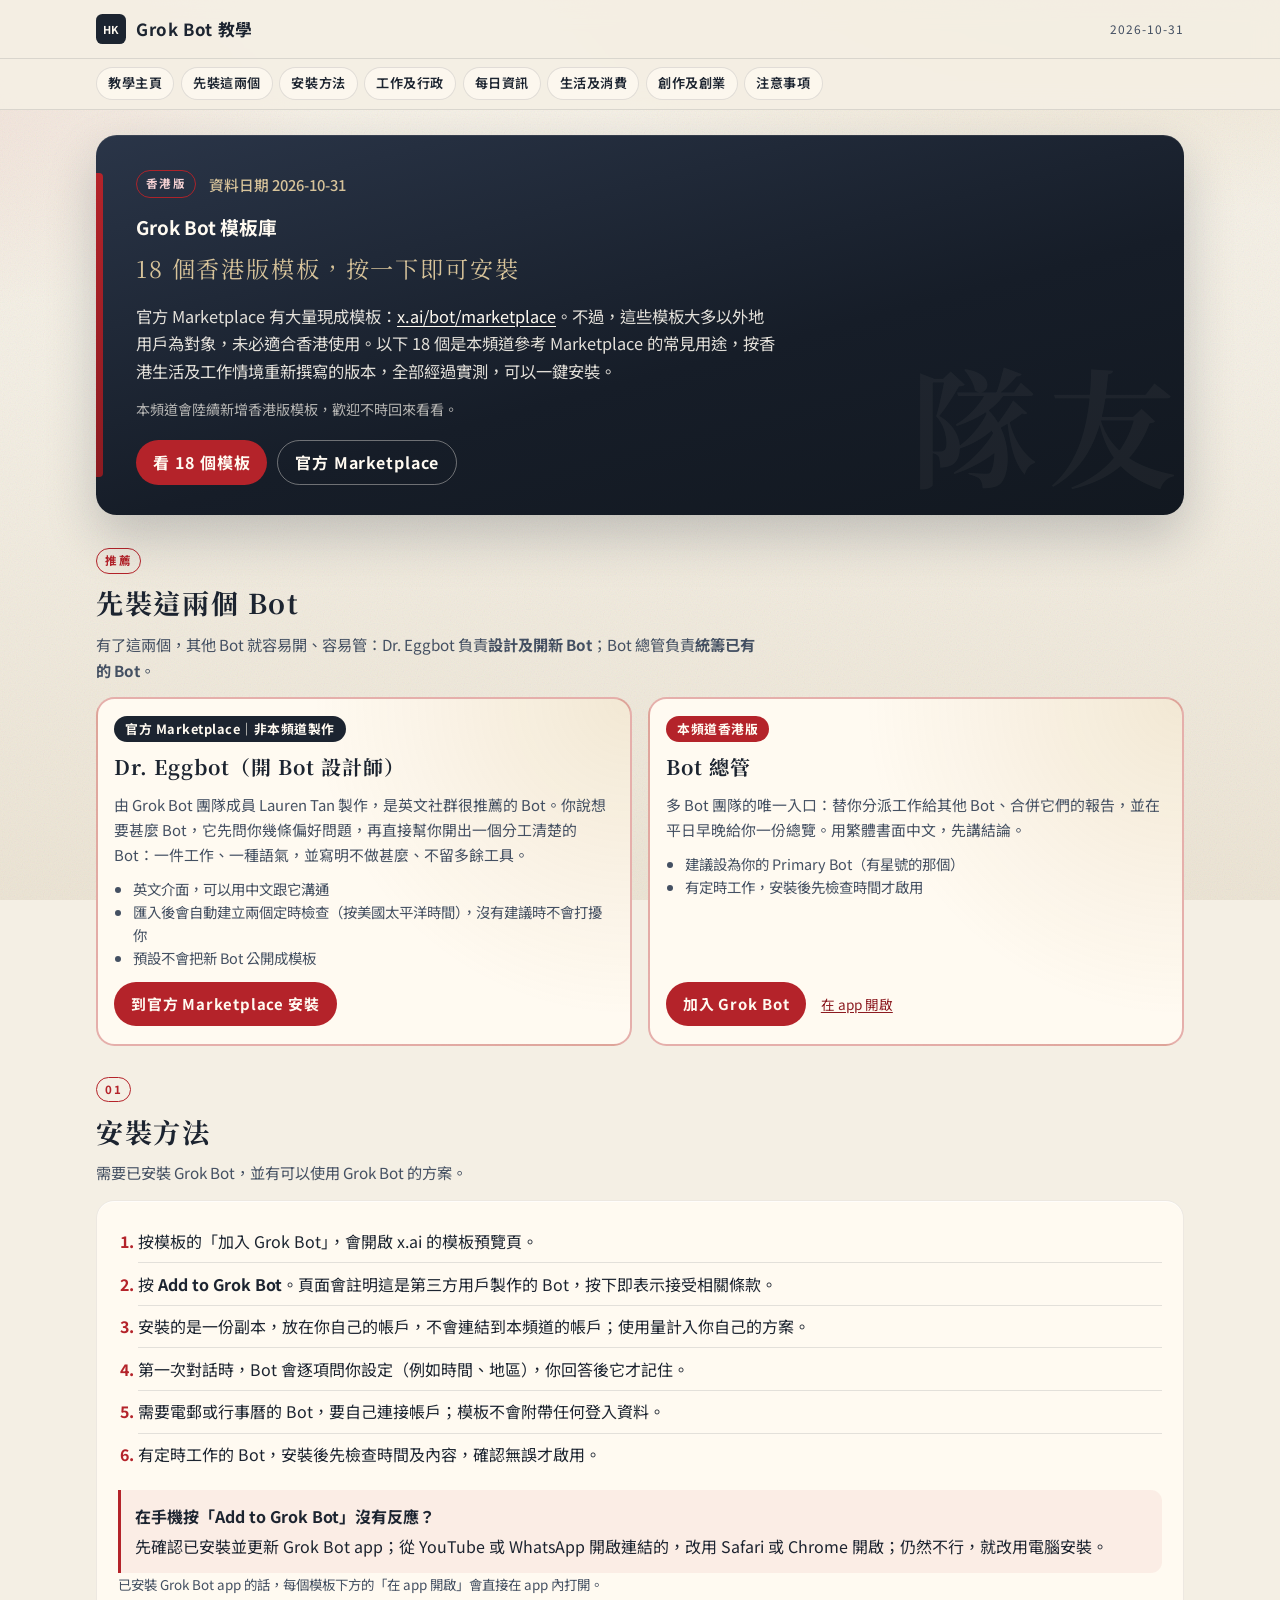
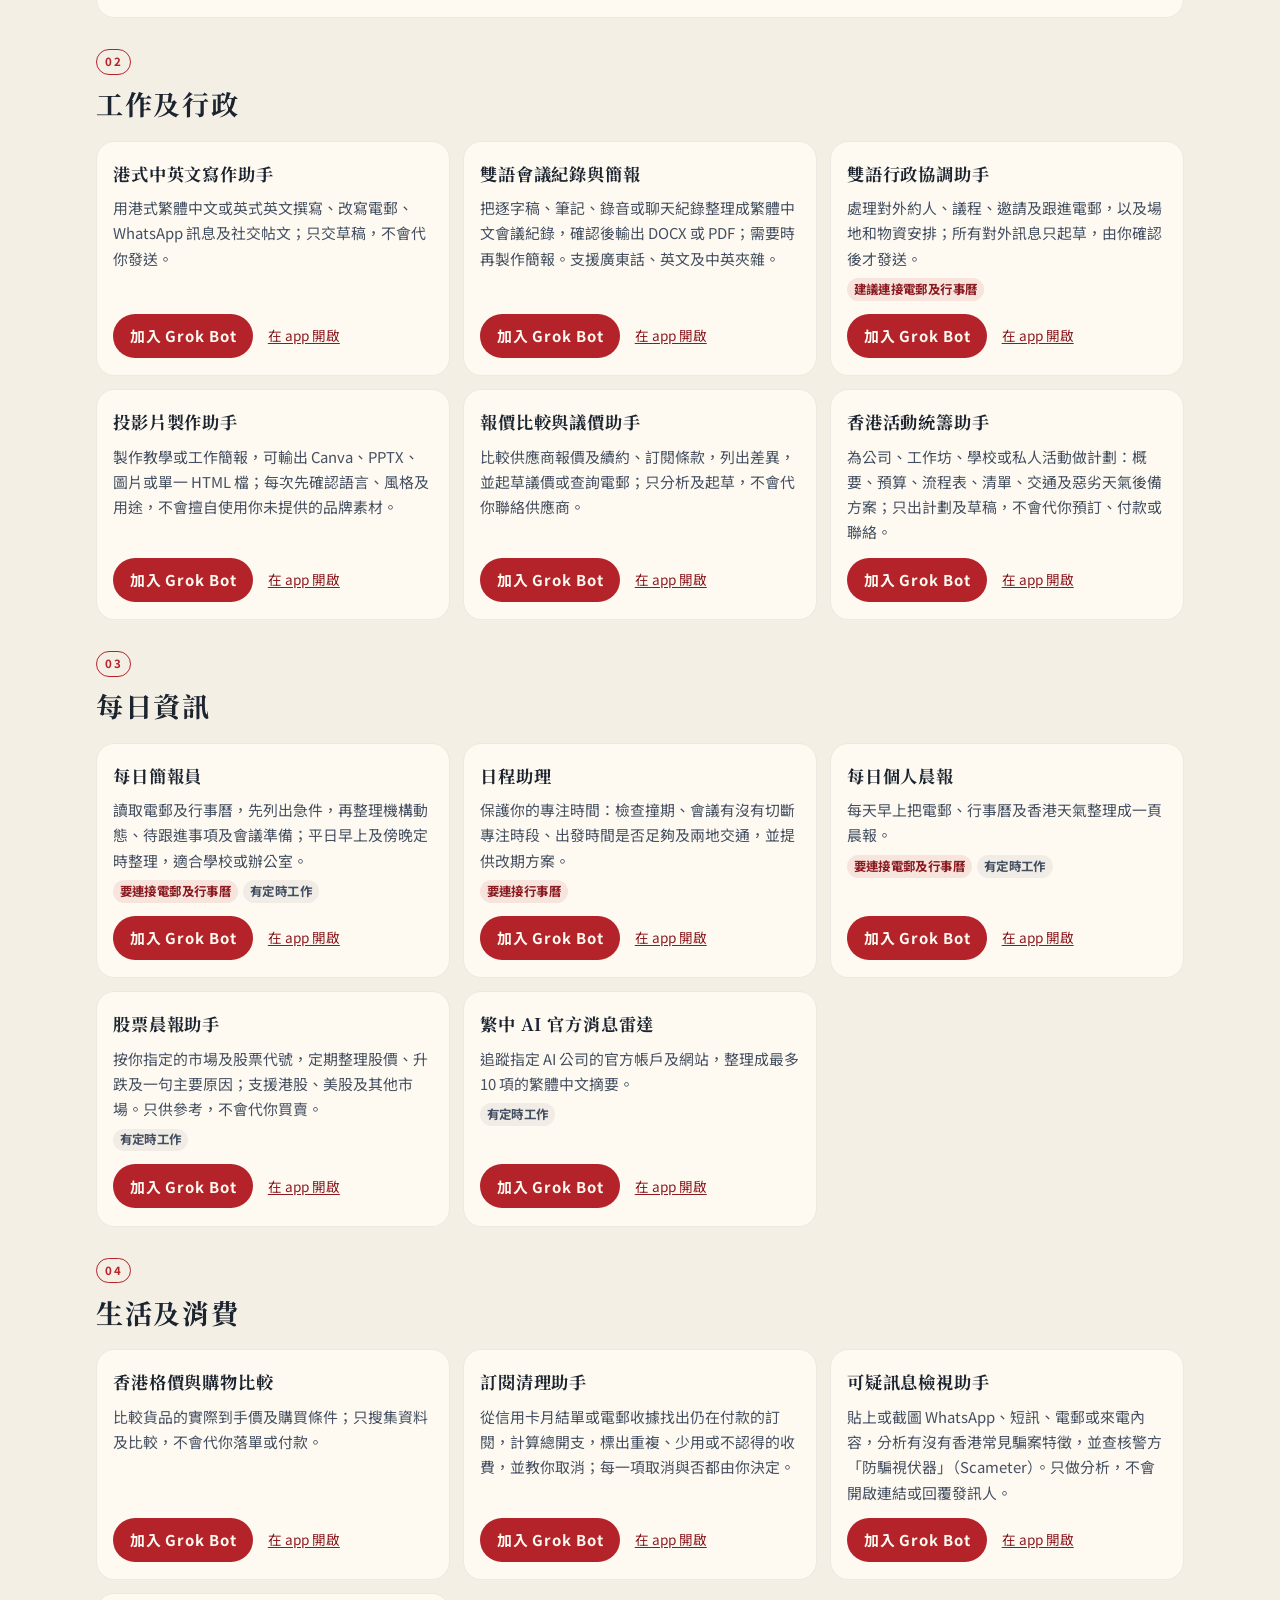
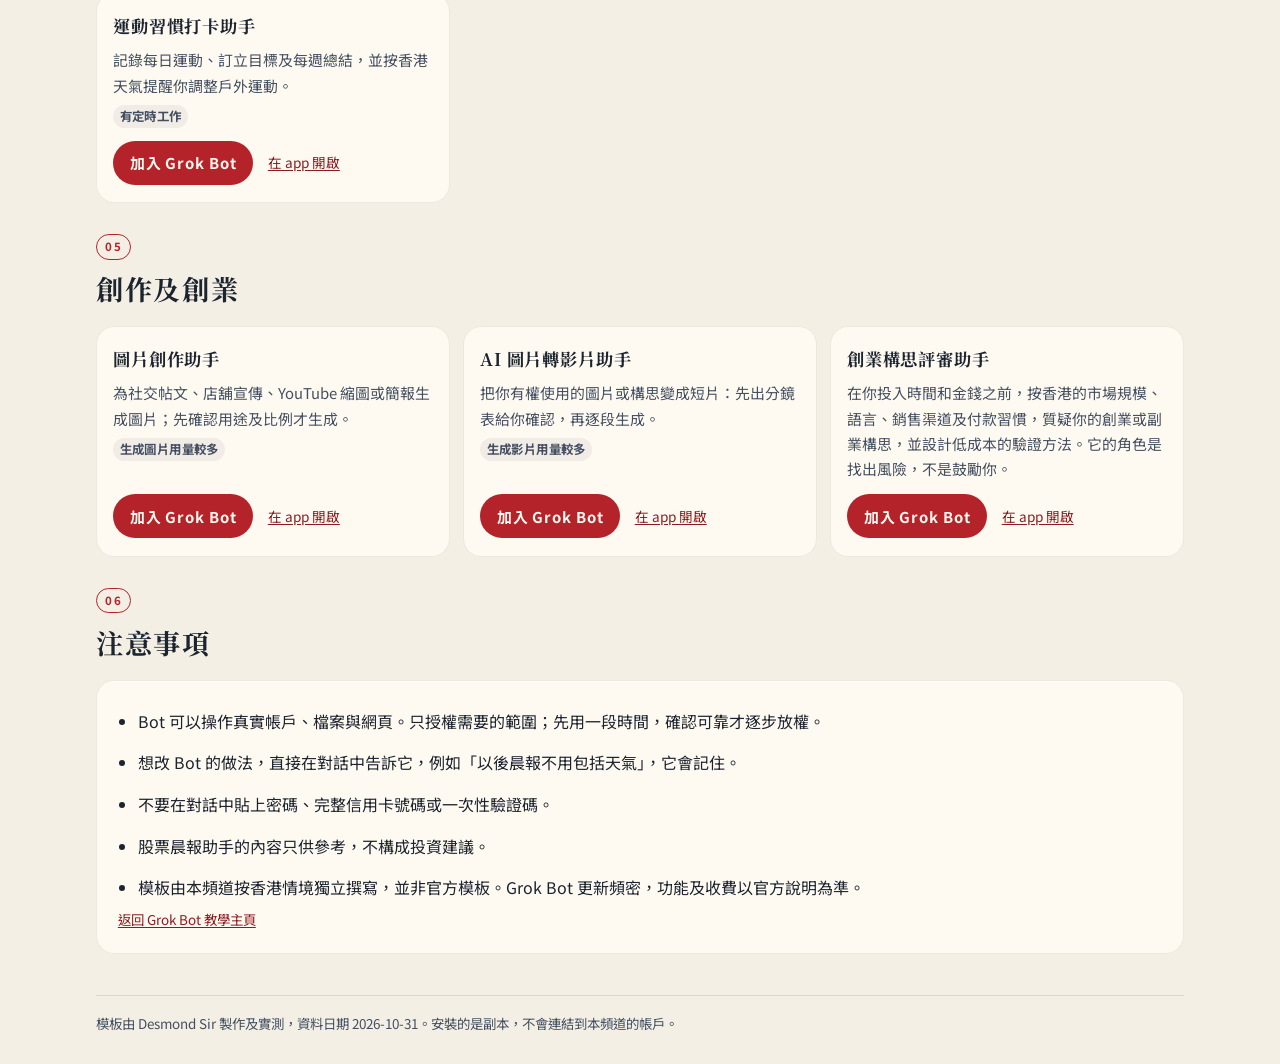
<file: templates.html>
<!DOCTYPE html>
<html lang="zh-Hant-HK">
  <head>
    <meta charset="utf-8" />
    <meta name="viewport" content="width=device-width, initial-scale=1, viewport-fit=cover" />
    <meta name="theme-color" content="#F4EFE4" />
    <meta
      name="description"
      content="18 個按香港生活及工作情境重新撰寫的 Grok Bot 模板，全部經過實測，按一下即可加入自己的 Grok Bot。資料日期 2026-10-31。"
    />
    <meta property="og:title" content="香港版 Grok Bot 模板庫" />
    <meta
      property="og:description"
      content="18 個香港版 Grok Bot 模板：寫作、會議紀錄、每日簡報、格價、訂閱清理、防騙檢視等，按一下即可安裝。"
    />
    <meta property="og:locale" content="zh_HK" />
    <title>香港版 Grok Bot 模板庫｜Grok Bot 教學</title>
    <link rel="icon" href="favicon.svg" type="image/svg+xml" />
    <link rel="preconnect" href="https://fonts.googleapis.com" />
    <link rel="preconnect" href="https://fonts.gstatic.com" crossorigin />
    <link
      href="https://fonts.googleapis.com/css2?family=Noto+Sans+TC:wght@400;500;600;700&family=Noto+Serif+TC:wght@600;700&display=swap"
      rel="stylesheet"
    />
    <link rel="stylesheet" href="styles.css" />
  </head>
  <body>
    <a class="skip-link" href="#main">跳至內容</a>
    <div class="page-bg" aria-hidden="true"></div>

    <header class="site-header">
      <div class="header-inner">
        <a class="brand" href="index.html">
          <span class="brand-mark" aria-hidden="true">HK</span>
          <span class="brand-text">Grok Bot 教學</span>
        </a>
        <p class="header-date">2026-10-31</p>
      </div>
      <nav class="site-nav" aria-label="頁內目錄">
        <div class="nav-inner">
          <a href="index.html">教學主頁</a>
          <a href="#core">先裝這兩個</a>
          <a href="#install">安裝方法</a>
          <a href="#work">工作及行政</a>
          <a href="#daily">每日資訊</a>
          <a href="#life">生活及消費</a>
          <a href="#create">創作及創業</a>
          <a href="#notes">注意事項</a>
        </div>
      </nav>
    </header>

    <main id="main">
      <section class="hero" id="about" aria-labelledby="hero-title">
        <article class="hero-book">
          <p class="hero-kicker">
            <span class="seal">香港版</span>
            <span class="hero-when">資料日期 2026-10-31</span>
          </p>
          <h1 id="hero-title">Grok Bot 模板庫</h1>
          <p class="hero-sub">18 個香港版模板，按一下即可安裝</p>
          <p class="lede">
            官方 Marketplace 有大量現成模板：<a class="lede-link" href="https://x.ai/bot/marketplace">x.ai/bot/marketplace</a>。不過，這些模板大多以外地用戶為對象，未必適合香港使用。以下 18 個是本頻道參考 Marketplace 的常見用途，按香港生活及工作情境重新撰寫的版本，全部經過實測，可以一鍵安裝。
          </p>
          <p class="hero-meta">本頻道會陸續新增香港版模板，歡迎不時回來看看。</p>
          <p class="actions">
            <a class="btn" href="#work">看 18 個模板</a>
            <a class="btn btn-ghost" href="https://x.ai/bot/marketplace">官方 Marketplace</a>
          </p>
        </article>
      </section>

      <section class="block" id="core" aria-labelledby="core-title">
        <div class="section-heading">
          <p class="kicker-num">推薦</p>
          <h2 id="core-title">先裝這兩個 Bot</h2>
          <p class="section-note">有了這兩個，其他 Bot 就容易開、容易管：Dr. Eggbot 負責<strong>設計及開新 Bot</strong>；Bot 總管負責<strong>統籌已有的 Bot</strong>。</p>
        </div>
        <div class="core-grid">
          <article class="tpl-card core-card">
            <p class="core-badge core-badge-ext">官方 Marketplace｜非本頻道製作</p>
            <h3>Dr. Eggbot（開 Bot 設計師）</h3>
            <p>由 Grok Bot 團隊成員 Lauren Tan 製作，是英文社群很推薦的 Bot。你說想要甚麼 Bot，它先問你幾條偏好問題，再直接幫你開出一個分工清楚的 Bot：一件工作、一種語氣，並寫明不做甚麼、不留多餘工具。</p>
            <ul class="core-points">
              <li>英文介面，可以用中文跟它溝通</li>
              <li>匯入後會自動建立兩個定時檢查（按美國太平洋時間），沒有建議時不會打擾你</li>
              <li>預設不會把新 Bot 公開成模板</li>
            </ul>
            <p class="tpl-actions">
              <a class="btn" href="https://x.ai/bot/marketplace/bots/dr-eggbot-v2">到官方 Marketplace 安裝</a>
            </p>
          </article>
          <article class="tpl-card core-card">
            <p class="core-badge">本頻道香港版</p>
            <h3>Bot 總管</h3>
            <p>多 Bot 團隊的唯一入口：替你分派工作給其他 Bot、合併它們的報告，並在平日早晚給你一份總覽。用繁體書面中文，先講結論。</p>
            <ul class="core-points">
              <li>建議設為你的 Primary Bot（有星號的那個）</li>
              <li>有定時工作，安裝後先檢查時間才啟用</li>
            </ul>
            <p class="tpl-actions">
              <a class="btn" href="https://x.ai/bot/kwWRzJUlA_V5GwlRnVoAY">加入 Grok Bot</a>
              <a class="tpl-deeplink" href="grokbot://app/v1/bot-template?id=kwWRzJUlA_V5GwlRnVoAY">在 app 開啟</a>
            </p>
          </article>
        </div>
      </section>

      <section class="block" id="install" aria-labelledby="install-title">
        <div class="section-heading">
          <p class="kicker-num">01</p>
          <h2 id="install-title">安裝方法</h2>
          <p class="section-note">需要已安裝 Grok Bot，並有可以使用 Grok Bot 的方案。</p>
        </div>
        <div class="sheet">
          <ol class="steps">
            <li>按模板的「加入 Grok Bot」，會開啟 x.ai 的模板預覽頁。</li>
            <li>按 <strong>Add to Grok Bot</strong>。頁面會註明這是第三方用戶製作的 Bot，按下即表示接受相關條款。</li>
            <li>安裝的是一份副本，放在你自己的帳戶，不會連結到本頻道的帳戶；使用量計入你自己的方案。</li>
            <li>第一次對話時，Bot 會逐項問你設定（例如時間、地區），你回答後它才記住。</li>
            <li>需要電郵或行事曆的 Bot，要自己連接帳戶；模板不會附帶任何登入資料。</li>
            <li>有定時工作的 Bot，安裝後先檢查時間及內容，確認無誤才啟用。</li>
          </ol>
          <aside class="warn">
            <strong>在手機按「Add to Grok Bot」沒有反應？</strong>
            先確認已安裝並更新 Grok Bot app；從 YouTube 或 WhatsApp 開啟連結的，改用 Safari 或 Chrome 開啟；仍然不行，就改用電腦安裝。
          </aside>
          <p class="fine">已安裝 Grok Bot app 的話，每個模板下方的「在 app 開啟」會直接在 app 內打開。</p>
        </div>
      </section>

      <section class="block" id="work" aria-labelledby="work-title">
        <div class="section-heading">
          <p class="kicker-num">02</p>
          <h2 id="work-title">工作及行政</h2>
        </div>
        <div class="tpl-grid">
          <article class="tpl-card">
            <h3>港式中英文寫作助手</h3>
            <p>用港式繁體中文或英式英文撰寫、改寫電郵、WhatsApp 訊息及社交帖文；只交草稿，不會代你發送。</p>
            <p class="tpl-actions">
              <a class="btn" href="https://x.ai/bot/2Uo4A7rG7q7ghS-MzvyPX">加入 Grok Bot</a>
              <a class="tpl-deeplink" href="grokbot://app/v1/bot-template?id=2Uo4A7rG7q7ghS-MzvyPX">在 app 開啟</a>
            </p>
          </article>
          <article class="tpl-card">
            <h3>雙語會議紀錄與簡報</h3>
            <p>把逐字稿、筆記、錄音或聊天紀錄整理成繁體中文會議紀錄，確認後輸出 DOCX 或 PDF；需要時再製作簡報。支援廣東話、英文及中英夾雜。</p>
            <p class="tpl-actions">
              <a class="btn" href="https://x.ai/bot/eHh6PfTwqlXzA7v_Y905e">加入 Grok Bot</a>
              <a class="tpl-deeplink" href="grokbot://app/v1/bot-template?id=eHh6PfTwqlXzA7v_Y905e">在 app 開啟</a>
            </p>
          </article>
          <article class="tpl-card">
            <h3>雙語行政協調助手</h3>
            <p>處理對外約人、議程、邀請及跟進電郵，以及場地和物資安排；所有對外訊息只起草，由你確認後才發送。</p>
            <p class="tpl-tags"><span class="tag tag-yes">建議連接電郵及行事曆</span></p>
            <p class="tpl-actions">
              <a class="btn" href="https://x.ai/bot/ZlEGhVZjRMr8J-jKmtPym">加入 Grok Bot</a>
              <a class="tpl-deeplink" href="grokbot://app/v1/bot-template?id=ZlEGhVZjRMr8J-jKmtPym">在 app 開啟</a>
            </p>
          </article>
          <article class="tpl-card">
            <h3>投影片製作助手</h3>
            <p>製作教學或工作簡報，可輸出 Canva、PPTX、圖片或單一 HTML 檔；每次先確認語言、風格及用途，不會擅自使用你未提供的品牌素材。</p>
            <p class="tpl-actions">
              <a class="btn" href="https://x.ai/bot/0o2BzvJoOYTsciQPyb7Nj">加入 Grok Bot</a>
              <a class="tpl-deeplink" href="grokbot://app/v1/bot-template?id=0o2BzvJoOYTsciQPyb7Nj">在 app 開啟</a>
            </p>
          </article>
          <article class="tpl-card">
            <h3>報價比較與議價助手</h3>
            <p>比較供應商報價及續約、訂閱條款，列出差異，並起草議價或查詢電郵；只分析及起草，不會代你聯絡供應商。</p>
            <p class="tpl-actions">
              <a class="btn" href="https://x.ai/bot/uyVrAvR9BHWqJSohSn66g">加入 Grok Bot</a>
              <a class="tpl-deeplink" href="grokbot://app/v1/bot-template?id=uyVrAvR9BHWqJSohSn66g">在 app 開啟</a>
            </p>
          </article>
          <article class="tpl-card">
            <h3>香港活動統籌助手</h3>
            <p>為公司、工作坊、學校或私人活動做計劃：概要、預算、流程表、清單、交通及惡劣天氣後備方案；只出計劃及草稿，不會代你預訂、付款或聯絡。</p>
            <p class="tpl-actions">
              <a class="btn" href="https://x.ai/bot/deoKy-z35FuirLo8J-QNY">加入 Grok Bot</a>
              <a class="tpl-deeplink" href="grokbot://app/v1/bot-template?id=deoKy-z35FuirLo8J-QNY">在 app 開啟</a>
            </p>
          </article>
        </div>
      </section>

      <section class="block" id="daily" aria-labelledby="daily-title">
        <div class="section-heading">
          <p class="kicker-num">03</p>
          <h2 id="daily-title">每日資訊</h2>
        </div>
        <div class="tpl-grid">
          <article class="tpl-card">
            <h3>每日簡報員</h3>
            <p>讀取電郵及行事曆，先列出急件，再整理機構動態、待跟進事項及會議準備；平日早上及傍晚定時整理，適合學校或辦公室。</p>
            <p class="tpl-tags"><span class="tag tag-yes">要連接電郵及行事曆</span> <span class="tag tag-no">有定時工作</span></p>
            <p class="tpl-actions">
              <a class="btn" href="https://x.ai/bot/clFZ_Rx6ZuesV-lNwnEUw">加入 Grok Bot</a>
              <a class="tpl-deeplink" href="grokbot://app/v1/bot-template?id=clFZ_Rx6ZuesV-lNwnEUw">在 app 開啟</a>
            </p>
          </article>
          <article class="tpl-card">
            <h3>日程助理</h3>
            <p>保護你的專注時間：檢查撞期、會議有沒有切斷專注時段、出發時間是否足夠及兩地交通，並提供改期方案。</p>
            <p class="tpl-tags"><span class="tag tag-yes">要連接行事曆</span></p>
            <p class="tpl-actions">
              <a class="btn" href="https://x.ai/bot/SVxYBLyGx9GjPWz0y9jFx">加入 Grok Bot</a>
              <a class="tpl-deeplink" href="grokbot://app/v1/bot-template?id=SVxYBLyGx9GjPWz0y9jFx">在 app 開啟</a>
            </p>
          </article>
          <article class="tpl-card">
            <h3>每日個人晨報</h3>
            <p>每天早上把電郵、行事曆及香港天氣整理成一頁晨報。</p>
            <p class="tpl-tags"><span class="tag tag-yes">要連接電郵及行事曆</span> <span class="tag tag-no">有定時工作</span></p>
            <p class="tpl-actions">
              <a class="btn" href="https://x.ai/bot/i-oLZxKOkyR7SMsPX97pl">加入 Grok Bot</a>
              <a class="tpl-deeplink" href="grokbot://app/v1/bot-template?id=i-oLZxKOkyR7SMsPX97pl">在 app 開啟</a>
            </p>
          </article>
          <article class="tpl-card">
            <h3>股票晨報助手</h3>
            <p>按你指定的市場及股票代號，定期整理股價、升跌及一句主要原因；支援港股、美股及其他市場。只供參考，不會代你買賣。</p>
            <p class="tpl-tags"><span class="tag tag-no">有定時工作</span></p>
            <p class="tpl-actions">
              <a class="btn" href="https://x.ai/bot/ZLPSs-Lf3RP25StttLBZB">加入 Grok Bot</a>
              <a class="tpl-deeplink" href="grokbot://app/v1/bot-template?id=ZLPSs-Lf3RP25StttLBZB">在 app 開啟</a>
            </p>
          </article>
          <article class="tpl-card">
            <h3>繁中 AI 官方消息雷達</h3>
            <p>追蹤指定 AI 公司的官方帳戶及網站，整理成最多 10 項的繁體中文摘要。</p>
            <p class="tpl-tags"><span class="tag tag-no">有定時工作</span></p>
            <p class="tpl-actions">
              <a class="btn" href="https://x.ai/bot/7rGxh5fqhPyrZ7QjtNRPN">加入 Grok Bot</a>
              <a class="tpl-deeplink" href="grokbot://app/v1/bot-template?id=7rGxh5fqhPyrZ7QjtNRPN">在 app 開啟</a>
            </p>
          </article>
        </div>
      </section>

      <section class="block" id="life" aria-labelledby="life-title">
        <div class="section-heading">
          <p class="kicker-num">04</p>
          <h2 id="life-title">生活及消費</h2>
        </div>
        <div class="tpl-grid">
          <article class="tpl-card">
            <h3>香港格價與購物比較</h3>
            <p>比較貨品的實際到手價及購買條件；只搜集資料及比較，不會代你落單或付款。</p>
            <p class="tpl-actions">
              <a class="btn" href="https://x.ai/bot/eKtCihaNatkziAak7Qrc8">加入 Grok Bot</a>
              <a class="tpl-deeplink" href="grokbot://app/v1/bot-template?id=eKtCihaNatkziAak7Qrc8">在 app 開啟</a>
            </p>
          </article>
          <article class="tpl-card">
            <h3>訂閱清理助手</h3>
            <p>從信用卡月結單或電郵收據找出仍在付款的訂閱，計算總開支，標出重複、少用或不認得的收費，並教你取消；每一項取消與否都由你決定。</p>
            <p class="tpl-actions">
              <a class="btn" href="https://x.ai/bot/E0qSnzYybr-vR1qvCFrTE">加入 Grok Bot</a>
              <a class="tpl-deeplink" href="grokbot://app/v1/bot-template?id=E0qSnzYybr-vR1qvCFrTE">在 app 開啟</a>
            </p>
          </article>
          <article class="tpl-card">
            <h3>可疑訊息檢視助手</h3>
            <p>貼上或截圖 WhatsApp、短訊、電郵或來電內容，分析有沒有香港常見騙案特徵，並查核警方「防騙視伏器」（Scameter）。只做分析，不會開啟連結或回覆發訊人。</p>
            <p class="tpl-actions">
              <a class="btn" href="https://x.ai/bot/syggDIjMjD8Oq0-Bx_zMh">加入 Grok Bot</a>
              <a class="tpl-deeplink" href="grokbot://app/v1/bot-template?id=syggDIjMjD8Oq0-Bx_zMh">在 app 開啟</a>
            </p>
          </article>
          <article class="tpl-card">
            <h3>運動習慣打卡助手</h3>
            <p>記錄每日運動、訂立目標及每週總結，並按香港天氣提醒你調整戶外運動。</p>
            <p class="tpl-tags"><span class="tag tag-no">有定時工作</span></p>
            <p class="tpl-actions">
              <a class="btn" href="https://x.ai/bot/DlfWAhJADEkeh2yMQa-49">加入 Grok Bot</a>
              <a class="tpl-deeplink" href="grokbot://app/v1/bot-template?id=DlfWAhJADEkeh2yMQa-49">在 app 開啟</a>
            </p>
          </article>
        </div>
      </section>

      <section class="block" id="create" aria-labelledby="create-title">
        <div class="section-heading">
          <p class="kicker-num">05</p>
          <h2 id="create-title">創作及創業</h2>
        </div>
        <div class="tpl-grid">
          <article class="tpl-card">
            <h3>圖片創作助手</h3>
            <p>為社交帖文、店舖宣傳、YouTube 縮圖或簡報生成圖片；先確認用途及比例才生成。</p>
            <p class="tpl-tags"><span class="tag tag-no">生成圖片用量較多</span></p>
            <p class="tpl-actions">
              <a class="btn" href="https://x.ai/bot/pY82hXeLgM7oBZK5O5_Zw">加入 Grok Bot</a>
              <a class="tpl-deeplink" href="grokbot://app/v1/bot-template?id=pY82hXeLgM7oBZK5O5_Zw">在 app 開啟</a>
            </p>
          </article>
          <article class="tpl-card">
            <h3>AI 圖片轉影片助手</h3>
            <p>把你有權使用的圖片或構思變成短片：先出分鏡表給你確認，再逐段生成。</p>
            <p class="tpl-tags"><span class="tag tag-no">生成影片用量較多</span></p>
            <p class="tpl-actions">
              <a class="btn" href="https://x.ai/bot/SNAKmGYp1MMVT-drq-r93">加入 Grok Bot</a>
              <a class="tpl-deeplink" href="grokbot://app/v1/bot-template?id=SNAKmGYp1MMVT-drq-r93">在 app 開啟</a>
            </p>
          </article>
          <article class="tpl-card">
            <h3>創業構思評審助手</h3>
            <p>在你投入時間和金錢之前，按香港的市場規模、語言、銷售渠道及付款習慣，質疑你的創業或副業構思，並設計低成本的驗證方法。它的角色是找出風險，不是鼓勵你。</p>
            <p class="tpl-actions">
              <a class="btn" href="https://x.ai/bot/yd9doA6CvqBok9WYtb8A6">加入 Grok Bot</a>
              <a class="tpl-deeplink" href="grokbot://app/v1/bot-template?id=yd9doA6CvqBok9WYtb8A6">在 app 開啟</a>
            </p>
          </article>
        </div>
      </section>

      <section class="block" id="notes" aria-labelledby="notes-title">
        <div class="section-heading">
          <p class="kicker-num">06</p>
          <h2 id="notes-title">注意事項</h2>
        </div>
        <div class="sheet">
          <ul class="plain-list">
            <li>Bot 可以操作真實帳戶、檔案與網頁。只授權需要的範圍；先用一段時間，確認可靠才逐步放權。</li>
            <li>想改 Bot 的做法，直接在對話中告訴它，例如「以後晨報不用包括天氣」，它會記住。</li>
            <li>不要在對話中貼上密碼、完整信用卡號碼或一次性驗證碼。</li>
            <li>股票晨報助手的內容只供參考，不構成投資建議。</li>
            <li>模板由本頻道按香港情境獨立撰寫，並非官方模板。Grok Bot 更新頻密，功能及收費以官方說明為準。</li>
          </ul>
          <p class="fine"><a href="index.html">返回 Grok Bot 教學主頁</a></p>
        </div>
      </section>
    </main>

    <footer class="site-footer">
      <div class="footer-inner">
        <p>模板由 Desmond Sir 製作及實測，資料日期 2026-10-31。安裝的是副本，不會連結到本頻道的帳戶。</p>
      </div>
    </footer>
  </body>
</html>
</file>
<file: styles.css>
:root {
  --paper: #f4efe4;
  --paper-deep: #e7dfcf;
  --ink: #1c2430;
  --ink-soft: #445062;
  --seal: #b4232a;
  --seal-deep: #8c1b21;
  --gold: #b0893e;
  --gold-soft: #d7c39a;
  --cream: #fffaf1;
  --line: rgba(28, 36, 48, 0.12);
  --shadow: 0 22px 50px rgba(28, 36, 48, 0.22);
  --font-sans: "Noto Sans TC", "PingFang HK", "Noto Sans CJK TC", sans-serif;
  --font-serif: "Noto Serif TC", "Songti TC", "Noto Serif CJK TC", serif;
  --radius: 1.15rem;
  --header-offset: 7.25rem;
}

*,
*::before,
*::after {
  box-sizing: border-box;
}

html {
  scroll-behavior: smooth;
}

body {
  margin: 0;
  min-height: 100vh;
  font-family: var(--font-sans);
  color: var(--ink);
  background: var(--paper);
  line-height: 1.7;
  text-rendering: optimizeLegibility;
  -webkit-font-smoothing: antialiased;
  color-scheme: light;
}

img,
svg {
  display: block;
  max-width: 100%;
}

h1,
h2,
h3,
p {
  margin: 0;
}

a {
  color: var(--seal-deep);
  text-underline-offset: 0.18em;
}

a:hover {
  color: var(--seal);
}

:focus-visible {
  outline: 2px solid var(--seal);
  outline-offset: 3px;
}

.skip-link {
  position: absolute;
  left: 0.75rem;
  top: -3rem;
  z-index: 20;
  padding: 0.5rem 0.8rem;
  background: var(--ink);
  color: var(--cream);
  border-radius: 0.4rem;
  text-decoration: none;
}

.skip-link:focus {
  top: 0.75rem;
}

.page-bg {
  position: fixed;
  inset: 0;
  z-index: -1;
  background:
    radial-gradient(1200px 520px at 88% -8%, rgba(176, 137, 62, 0.18), transparent 55%),
    radial-gradient(900px 420px at -10% 12%, rgba(180, 35, 42, 0.08), transparent 50%),
    linear-gradient(180deg, #f7f2e8 0%, var(--paper) 42%, #ece4d4 100%);
}

.page-bg::after {
  content: "";
  position: absolute;
  inset: 0;
  opacity: 0.35;
  background-image: url("data:image/svg+xml,%3Csvg xmlns='http://www.w3.org/2000/svg' width='140' height='140'%3E%3Cfilter id='n'%3E%3CfeTurbulence type='fractalNoise' baseFrequency='.85' numOctaves='2' stitchTiles='stitch'/%3E%3C/filter%3E%3Crect width='140' height='140' filter='url(%23n)' opacity='.35'/%3E%3C/svg%3E");
  pointer-events: none;
}

.site-header {
  position: sticky;
  top: 0;
  z-index: 8;
  backdrop-filter: blur(12px);
  background: rgba(244, 239, 228, 0.9);
  border-bottom: 1px solid var(--line);
}

.header-inner,
.nav-inner,
main,
.site-footer {
  width: min(68rem, calc(100% - 1.5rem));
  margin-inline: auto;
}

.header-inner {
  display: flex;
  align-items: center;
  justify-content: space-between;
  gap: 0.75rem;
  min-height: 3.65rem;
  padding: 0.35rem 0;
}

.brand {
  display: flex;
  align-items: center;
  gap: 0.65rem;
  color: var(--ink);
  font-weight: 700;
  letter-spacing: 0.04em;
  text-decoration: none;
}

.brand-mark {
  display: grid;
  place-items: center;
  width: 1.85rem;
  height: 1.85rem;
  border-radius: 0.4rem;
  background: var(--ink);
  color: var(--cream);
  font-size: 0.68rem;
  font-weight: 700;
  letter-spacing: 0.02em;
}

.brand-text {
  font-size: clamp(0.95rem, 3.4vw, 1.05rem);
}

.header-date {
  margin: 0;
  color: var(--ink-soft);
  font-size: 0.75rem;
  letter-spacing: 0.08em;
}

.site-nav {
  border-top: 1px solid var(--line);
  overflow-x: auto;
  -webkit-overflow-scrolling: touch;
}

.nav-inner {
  display: flex;
  gap: 0.4rem;
  padding: 0.45rem 0 0.55rem;
}

.site-nav a {
  flex: none;
  padding: 0.28rem 0.7rem;
  border: 1px solid var(--line);
  border-radius: 999px;
  background: rgba(255, 250, 241, 0.72);
  color: var(--ink);
  font-size: 0.82rem;
  font-weight: 600;
  letter-spacing: 0.04em;
  text-decoration: none;
}

.site-nav a:hover,
.site-nav a:focus-visible {
  border-color: rgba(180, 35, 42, 0.55);
  color: var(--seal);
}

main {
  padding-bottom: 1rem;
}

.hero,
.block {
  scroll-margin-top: var(--header-offset);
}

.hero {
  padding: 1.15rem 0 0.35rem;
}

.hero-book {
  position: relative;
  overflow: hidden;
  padding: 1.45rem 1.15rem 1.35rem 1.4rem;
  border-radius: calc(var(--radius) + 0.15rem);
  color: var(--cream);
  background: linear-gradient(165deg, #2a3548 0%, #161d28 58%, #121820 100%);
  box-shadow: var(--shadow), inset 0 1px 0 rgba(255, 250, 241, 0.08);
}

.hero-book::before {
  content: "";
  position: absolute;
  left: 0;
  top: 10%;
  bottom: 10%;
  width: 0.42rem;
  background: linear-gradient(180deg, var(--seal) 0%, var(--seal-deep) 100%);
  border-radius: 0 4px 4px 0;
}

.hero-book::after {
  content: "隊友";
  position: absolute;
  right: -0.15rem;
  bottom: -1.1rem;
  font-family: var(--font-serif);
  font-size: clamp(4.4rem, 18vw, 8rem);
  font-weight: 700;
  color: rgba(255, 250, 241, 0.045);
  letter-spacing: 0.08em;
  pointer-events: none;
}

.hero-kicker {
  display: flex;
  flex-wrap: wrap;
  align-items: center;
  gap: 0.55rem 0.8rem;
  margin-bottom: 0.85rem;
}

.seal {
  display: inline-flex;
  align-items: center;
  padding: 0.18rem 0.55rem;
  border: 1.5px solid rgba(180, 35, 42, 0.95);
  border-radius: 999px;
  color: #f3d0d2;
  font-size: 0.72rem;
  font-weight: 700;
  letter-spacing: 0.14em;
}

.hero-when {
  color: var(--gold-soft);
  font-size: 0.92rem;
  font-weight: 500;
}

.hero-title {
  position: relative;
  z-index: 1;
  font-family: var(--font-serif);
  font-size: clamp(2.5rem, 10vw, 4.2rem);
  font-weight: 700;
  line-height: 1.12;
  letter-spacing: 0.03em;
}

.hero-sub {
  position: relative;
  z-index: 1;
  margin-top: 0.35rem;
  color: var(--gold-soft);
  font-family: var(--font-serif);
  font-size: clamp(1.15rem, 3vw, 1.45rem);
  letter-spacing: 0.08em;
}

.lede,
.hero-meta,
.actions {
  position: relative;
  z-index: 1;
}

.lede {
  max-width: 40rem;
  margin-top: 0.9rem;
  color: rgba(255, 250, 241, 0.88);
  font-size: 1.02rem;
}

.hero-meta {
  margin-top: 0.75rem;
  color: rgba(255, 250, 241, 0.68);
  font-size: 0.88rem;
}

.actions {
  display: flex;
  flex-wrap: wrap;
  gap: 0.6rem;
  margin-top: 1.15rem;
}

.btn {
  display: inline-flex;
  align-items: center;
  justify-content: center;
  min-height: 2.75rem;
  padding: 0.5rem 1.05rem;
  border-radius: 999px;
  background: var(--seal);
  color: #fffaf1;
  font-weight: 700;
  letter-spacing: 0.06em;
  text-decoration: none;
}

.btn:hover,
.btn:focus-visible {
  background: var(--seal-deep);
  color: #fffaf1;
}

.btn-ghost {
  background: transparent;
  color: var(--cream);
  border: 1px solid rgba(255, 250, 241, 0.38);
}

.btn-ghost:hover,
.btn-ghost:focus-visible {
  background: rgba(255, 250, 241, 0.08);
  color: #fffaf1;
}

.block {
  padding: 1.55rem 0 0.2rem;
}

.section-heading {
  margin-bottom: 0.85rem;
}

.kicker-num {
  display: inline-flex;
  margin-bottom: 0.4rem;
  padding: 0.12rem 0.5rem;
  border: 1.5px solid var(--seal);
  border-radius: 999px;
  color: var(--seal);
  font-size: 0.72rem;
  font-weight: 700;
  letter-spacing: 0.14em;
}

.section-heading h2,
.sheet h3 {
  font-family: var(--font-serif);
  letter-spacing: 0.06em;
}

.section-heading h2 {
  font-size: clamp(1.35rem, 3vw, 1.7rem);
}

.section-note {
  max-width: 42rem;
  margin-top: 0.35rem;
  color: var(--ink-soft);
  font-size: 0.95rem;
}

.sheet {
  padding: 1.05rem 1rem 1.15rem;
  background: var(--cream);
  border: 1px solid rgba(28, 36, 48, 0.08);
  border-radius: var(--radius);
  box-shadow: 0 1px 0 rgba(255, 255, 255, 0.7) inset;
}

.sheet + .sheet {
  margin-top: 0.8rem;
}

.video-frame {
  position: relative;
  width: 100%;
  aspect-ratio: 16 / 9;
  overflow: hidden;
  border: 1px solid var(--line);
  border-radius: 0.75rem;
  background: var(--ink);
}

.video-frame iframe {
  position: absolute;
  inset: 0;
  width: 100%;
  height: 100%;
  border: 0;
}

.video-link {
  margin-top: 0.75rem;
}

.video-link a {
  overflow-wrap: anywhere;
}

.vrow {
  display: grid;
  grid-template-columns: repeat(3, minmax(0, 1fr));
  gap: 1rem;
}

.vcard {
  display: flex;
  flex-direction: column;
  padding: 0.7rem 0.7rem 0.9rem;
  background: var(--cream);
  border: 1px solid rgba(28, 36, 48, 0.08);
  border-radius: var(--radius);
  color: var(--ink);
  text-decoration: none;
  transition: transform 0.2s ease, box-shadow 0.2s ease;
}

.vcard:hover,
.vcard:focus-visible {
  transform: translateY(-3px);
  box-shadow: 0 12px 28px rgba(28, 36, 48, 0.14);
  color: var(--ink);
}

.vthumb {
  position: relative;
  display: block;
  aspect-ratio: 16 / 9;
  overflow: hidden;
  border-radius: 0.7rem;
  background: var(--ink);
}

.vthumb img {
  display: block;
  width: 100%;
  height: 100%;
  object-fit: cover;
}

.vplay {
  position: absolute;
  left: 50%;
  top: 50%;
  width: 3rem;
  height: 2.1rem;
  transform: translate(-50%, -50%);
  border-radius: 0.6rem;
  background: rgba(180, 35, 42, 0.92);
}

.vplay::after {
  content: "";
  position: absolute;
  left: 52%;
  top: 50%;
  transform: translate(-50%, -50%);
  border-style: solid;
  border-width: 0.45rem 0 0.45rem 0.75rem;
  border-color: transparent transparent transparent #fff;
}

.vnew {
  position: absolute;
  left: 0.5rem;
  top: 0.5rem;
  padding: 0.1rem 0.55rem;
  border-radius: 999px;
  background: var(--seal);
  color: #fffaf1;
  font-size: 0.78rem;
  font-weight: 700;
  letter-spacing: 0.06em;
}

.vmeta {
  margin-top: 0.65rem;
  color: var(--ink-soft);
  font-size: 0.8rem;
  letter-spacing: 0.04em;
}

.vtitle {
  margin-top: 0.25rem;
  font-size: 0.95rem;
  font-weight: 700;
  line-height: 1.5;
}

@media (max-width: 760px) {
  .vrow {
    grid-template-columns: none;
    grid-auto-flow: column;
    grid-auto-columns: 78%;
    overflow-x: auto;
    scroll-snap-type: x mandatory;
    padding-bottom: 0.4rem;
    -webkit-overflow-scrolling: touch;
  }

  .vcard {
    scroll-snap-align: start;
  }
}

.sheet h3 {
  margin-bottom: 0.45rem;
  font-size: 1.15rem;
}

.sheet h3.follow {
  margin-top: 1.15rem;
}

.sheet p + p,
.sheet .source,
.sheet .scroll-hint {
  margin-top: 0.7rem;
}

.subnav {
  display: flex;
  flex-wrap: wrap;
  gap: 0.4rem;
  margin-bottom: 1rem;
}

.subnav a {
  padding: 0.2rem 0.55rem;
  border: 1px solid var(--line);
  border-radius: 999px;
  background: rgba(255, 250, 241, 0.65);
  font-size: 0.8rem;
  font-weight: 600;
  text-decoration: none;
}

.stack {
  display: grid;
  gap: 0.85rem;
}

.steps,
.plain-list,
.myths,
.link-list,
.source-list {
  margin: 0;
  padding-left: 1.25rem;
}

.steps li,
.plain-list li,
.myths li,
.link-list li {
  padding: 0.45rem 0;
}

.steps li {
  border-bottom: 1px solid var(--line);
}

.steps li:last-child,
.plain-list li:last-child {
  border-bottom: 0;
}

.steps li::marker,
.myths li::marker {
  color: var(--seal);
  font-weight: 700;
}

.note,
.warn {
  margin-top: 0.95rem;
  padding: 0.8rem 0.9rem;
  border-left: 3px solid var(--gold);
  background: rgba(176, 137, 62, 0.1);
  border-radius: 0 0.7rem 0.7rem 0;
}

.warn {
  border-left-color: var(--seal);
  background: rgba(180, 35, 42, 0.06);
}

.note strong,
.warn strong,
.myth-title {
  display: block;
  margin-bottom: 0.15rem;
  font-weight: 700;
}

.myths {
  display: grid;
  gap: 0.65rem;
  padding-left: 1.3rem;
}

.myths li {
  padding: 0.7rem 0.8rem;
  background: rgba(28, 36, 48, 0.03);
  border: 1px solid var(--line);
  border-radius: 0.8rem;
}

.tag {
  display: inline-block;
  padding: 0.05rem 0.42rem;
  border-radius: 999px;
  font-size: 0.78rem;
  font-weight: 700;
  letter-spacing: 0.03em;
  white-space: nowrap;
}

.tag-yes {
  color: var(--seal-deep);
  background: rgba(180, 35, 42, 0.1);
}

.tag-no {
  color: var(--ink-soft);
  background: rgba(28, 36, 48, 0.06);
}

.scroll-hint {
  display: none;
  color: var(--ink-soft);
  font-size: 0.8rem;
}

.table-scroll {
  overflow-x: auto;
  -webkit-overflow-scrolling: touch;
  margin-top: 0.35rem;
}

.table-scroll:focus-visible {
  outline-offset: 2px;
}

table {
  width: 100%;
  min-width: 36rem;
  border-collapse: collapse;
  font-size: 0.92rem;
  line-height: 1.55;
}

caption {
  caption-side: top;
  padding-bottom: 0.45rem;
  text-align: left;
  font-weight: 700;
  letter-spacing: 0.04em;
}

th,
td {
  padding: 0.62rem 0.7rem;
  border-bottom: 1px solid var(--line);
  text-align: left;
  vertical-align: top;
}

thead th {
  background: rgba(28, 36, 48, 0.04);
  color: var(--ink-soft);
  font-size: 0.78rem;
  letter-spacing: 0.05em;
}

tbody th {
  font-weight: 700;
}

.source,
.source-list,
.fine {
  color: var(--ink-soft);
  font-size: 0.84rem;
}

.source a,
.link-list a,
.source-list a {
  overflow-wrap: anywhere;
}

.link-list {
  list-style: none;
  padding-left: 0;
}

.link-list li {
  display: grid;
  gap: 0.1rem;
  padding: 0.7rem 0;
  border-bottom: 1px solid var(--line);
}

.link-list li:last-child {
  border-bottom: 0;
  padding-bottom: 0;
}

.link-name {
  font-weight: 700;
}

.url {
  color: var(--ink-soft);
  font-size: 0.82rem;
  overflow-wrap: anywhere;
}

.share-drop {
  margin-top: 1rem;
  padding: 1.15rem 1rem 1.2rem;
  border: 1px solid rgba(180, 35, 42, 0.28);
  border-radius: 0.95rem;
  background:
    radial-gradient(circle at 100% 0%, rgba(176, 137, 62, 0.18), transparent 46%),
    var(--cream);
  text-align: center;
}

.share-drop-label {
  color: var(--ink-soft);
  font-size: 0.78rem;
  font-weight: 700;
  letter-spacing: 0.12em;
}

.share-actions {
  margin-top: 0.85rem;
}

.share-deeplink {
  max-width: 36rem;
  margin: 0.85rem auto 0;
  color: var(--ink-soft);
  font-size: 0.82rem;
  line-height: 1.65;
}

.share-deeplink a {
  overflow-wrap: anywhere;
}

.quote {
  margin: 0.8rem 0 0;
  padding: 0.75rem 0.9rem;
  border-left: 3px solid var(--ink);
  color: var(--ink-soft);
  background: rgba(28, 36, 48, 0.03);
}

.site-footer {
  padding: 1.4rem 0 calc(1.8rem + env(safe-area-inset-bottom));
  color: var(--ink-soft);
  font-size: 0.84rem;
  line-height: 1.7;
}

.site-footer .footer-inner {
  padding-top: 1rem;
  border-top: 1px solid var(--line);
}

.site-footer p + p,
.site-footer .source-list {
  margin-top: 0.7rem;
}

.source-list {
  padding-left: 1.2rem;
}

code {
  padding: 0.05rem 0.35rem;
  border-radius: 0.35rem;
  background: rgba(28, 36, 48, 0.06);
  font-size: 0.88em;
  word-break: break-all;
}

.prompt {
  border: 1px solid var(--line);
  border-radius: 0.8rem;
  background: rgba(28, 36, 48, 0.02);
}

.prompt + .prompt {
  margin-top: 0.65rem;
}

.prompt summary {
  cursor: pointer;
  padding: 0.75rem 0.9rem;
  font-family: var(--font-serif);
  font-weight: 700;
  color: var(--ink);
}

.prompt summary::marker {
  color: var(--seal);
}

.prompt[open] summary {
  border-bottom: 1px solid var(--line);
}

.prompt > p,
.prompt > .prompt-box {
  margin: 0.7rem 0.9rem;
}

.prompt-box {
  position: relative;
  margin-top: 0.7rem;
}

.prompt-box pre {
  margin: 0;
  padding: 2.6rem 0.95rem 0.95rem;
  max-height: 26rem;
  overflow: auto;
  border-radius: 0.7rem;
  background: var(--ink);
  color: var(--cream);
  font-family: var(--font-sans);
  font-size: 0.86rem;
  line-height: 1.65;
  white-space: pre-wrap;
  word-break: break-word;
}

.copy-btn {
  position: absolute;
  top: 0.55rem;
  right: 0.55rem;
  padding: 0.3rem 0.75rem;
  border: 0;
  border-radius: 999px;
  background: var(--seal);
  color: var(--cream);
  font-family: var(--font-sans);
  font-size: 0.8rem;
  font-weight: 700;
  cursor: pointer;
}

.copy-btn:hover,
.copy-btn:focus-visible {
  background: var(--seal-deep);
}

.lede-link {
  color: #fffaf1;
  overflow-wrap: anywhere;
}

.lede-link:hover,
.lede-link:focus-visible {
  color: var(--gold-soft);
}

.tpl-grid {
  display: grid;
  gap: 0.8rem;
}

.tpl-card {
  display: flex;
  flex-direction: column;
  padding: 1.05rem 1rem 1.1rem;
  background: var(--cream);
  border: 1px solid rgba(28, 36, 48, 0.08);
  border-radius: var(--radius);
}

.tpl-card h3 {
  font-family: var(--font-serif);
  font-size: 1.08rem;
  letter-spacing: 0.05em;
}

.tpl-card p {
  margin-top: 0.45rem;
  color: var(--ink-soft);
  font-size: 0.93rem;
}

.tpl-tags {
  display: flex;
  flex-wrap: wrap;
  gap: 0.35rem;
}

.tpl-actions {
  display: flex;
  flex-wrap: wrap;
  align-items: center;
  gap: 0.4rem 0.9rem;
  margin-top: auto !important;
  padding-top: 0.8rem;
}

.tpl-deeplink {
  font-size: 0.85rem;
}

@media (min-width: 700px) {
  .tpl-grid {
    grid-template-columns: repeat(2, minmax(0, 1fr));
  }
}

@media (min-width: 1024px) {
  .tpl-grid {
    grid-template-columns: repeat(3, minmax(0, 1fr));
  }
}

@media (max-width: 760px) {
  .scroll-hint {
    display: block;
  }

  .table-scroll th:first-child,
  .table-scroll td:first-child {
    position: sticky;
    left: 0;
    z-index: 1;
    background: var(--cream);
    box-shadow: 1px 0 0 var(--line);
  }

  .table-scroll thead th:first-child {
    z-index: 2;
    background: #f3eee4;
  }
}

@media (min-width: 640px) {
  .header-inner,
  .nav-inner,
  main,
  .site-footer {
    width: min(68rem, calc(100% - 2.4rem));
  }

  .hero {
    padding-top: 1.6rem;
  }

  .hero-book {
    padding: 1.9rem 1.8rem 1.6rem 2rem;
  }

  .sheet {
    padding: 1.25rem 1.3rem 1.35rem;
  }
}

@media (min-width: 1024px) {
  .hero-book {
    padding: 2.2rem 2.3rem 1.85rem 2.5rem;
  }
}

@media (prefers-reduced-motion: reduce) {
  html {
    scroll-behavior: auto;
  }
}

@media print {
  .page-bg,
  .site-nav,
  .skip-link,
  .scroll-hint {
    display: none;
  }

  .site-header {
    position: static;
    background: white;
  }

  body {
    background: white;
  }

  .hero-book {
    color: var(--ink);
    background: white;
    box-shadow: none;
    border: 1px solid #ccc;
  }

  .hero-book::after,
  .hero-book::before {
    display: none;
  }

  .lede,
  .hero-sub,
  .hero-meta,
  .hero-when {
    color: var(--ink);
  }

  .seal {
    color: var(--seal);
  }

  .btn {
    border: 1px solid var(--seal);
  }

  .sheet,
  .myths li {
    break-inside: avoid;
  }

  .table-scroll {
    overflow: visible;
  }

  .copy-btn {
    display: none;
  }

  .prompt-box pre {
    max-height: none;
    padding-top: 0.95rem;
    color: var(--ink);
    background: white;
    border: 1px solid #ccc;
  }

  table {
    min-width: 0;
  }

  a {
    text-decoration: underline;
  }
}

.tplcats {
  display: grid;
  grid-template-columns: repeat(2, minmax(0, 1fr));
  gap: 0.8rem;
}

.tplcat {
  padding: 0.8rem 1rem;
  border: 1px solid var(--line);
  border-radius: 0.8rem;
  background: rgba(255, 255, 255, 0.6);
}

.tplcat b {
  display: block;
  color: var(--seal);
  font-size: 0.95rem;
}

.tplcat span {
  display: block;
  margin-top: 0.3rem;
  font-size: 0.92rem;
  line-height: 1.6;
}

@media (max-width: 640px) {
  .tplcats {
    grid-template-columns: 1fr;
  }
}

.core-grid {
  display: grid;
  gap: 1rem;
}

@media (min-width: 760px) {
  .core-grid {
    grid-template-columns: repeat(2, minmax(0, 1fr));
  }
}

.core-card {
  border: 2px solid rgba(180, 35, 42, 0.35);
  background:
    radial-gradient(circle at 100% 0%, rgba(176, 137, 62, 0.16), transparent 50%),
    var(--cream);
}

.core-card h3 {
  font-size: 1.25rem;
}

.core-badge {
  display: inline-block;
  align-self: flex-start;
  margin: 0 0 0.5rem !important;
  padding: 0.15rem 0.7rem;
  border-radius: 999px;
  background: var(--seal);
  color: #fffaf1 !important;
  font-size: 0.8rem !important;
  font-weight: 700;
  letter-spacing: 0.04em;
}

.core-badge-ext {
  background: var(--ink);
}

.core-points {
  margin: 0.6rem 0 0;
  padding-left: 1.2rem;
  color: var(--ink-soft);
  font-size: 0.9rem;
  line-height: 1.6;
}
</file>
